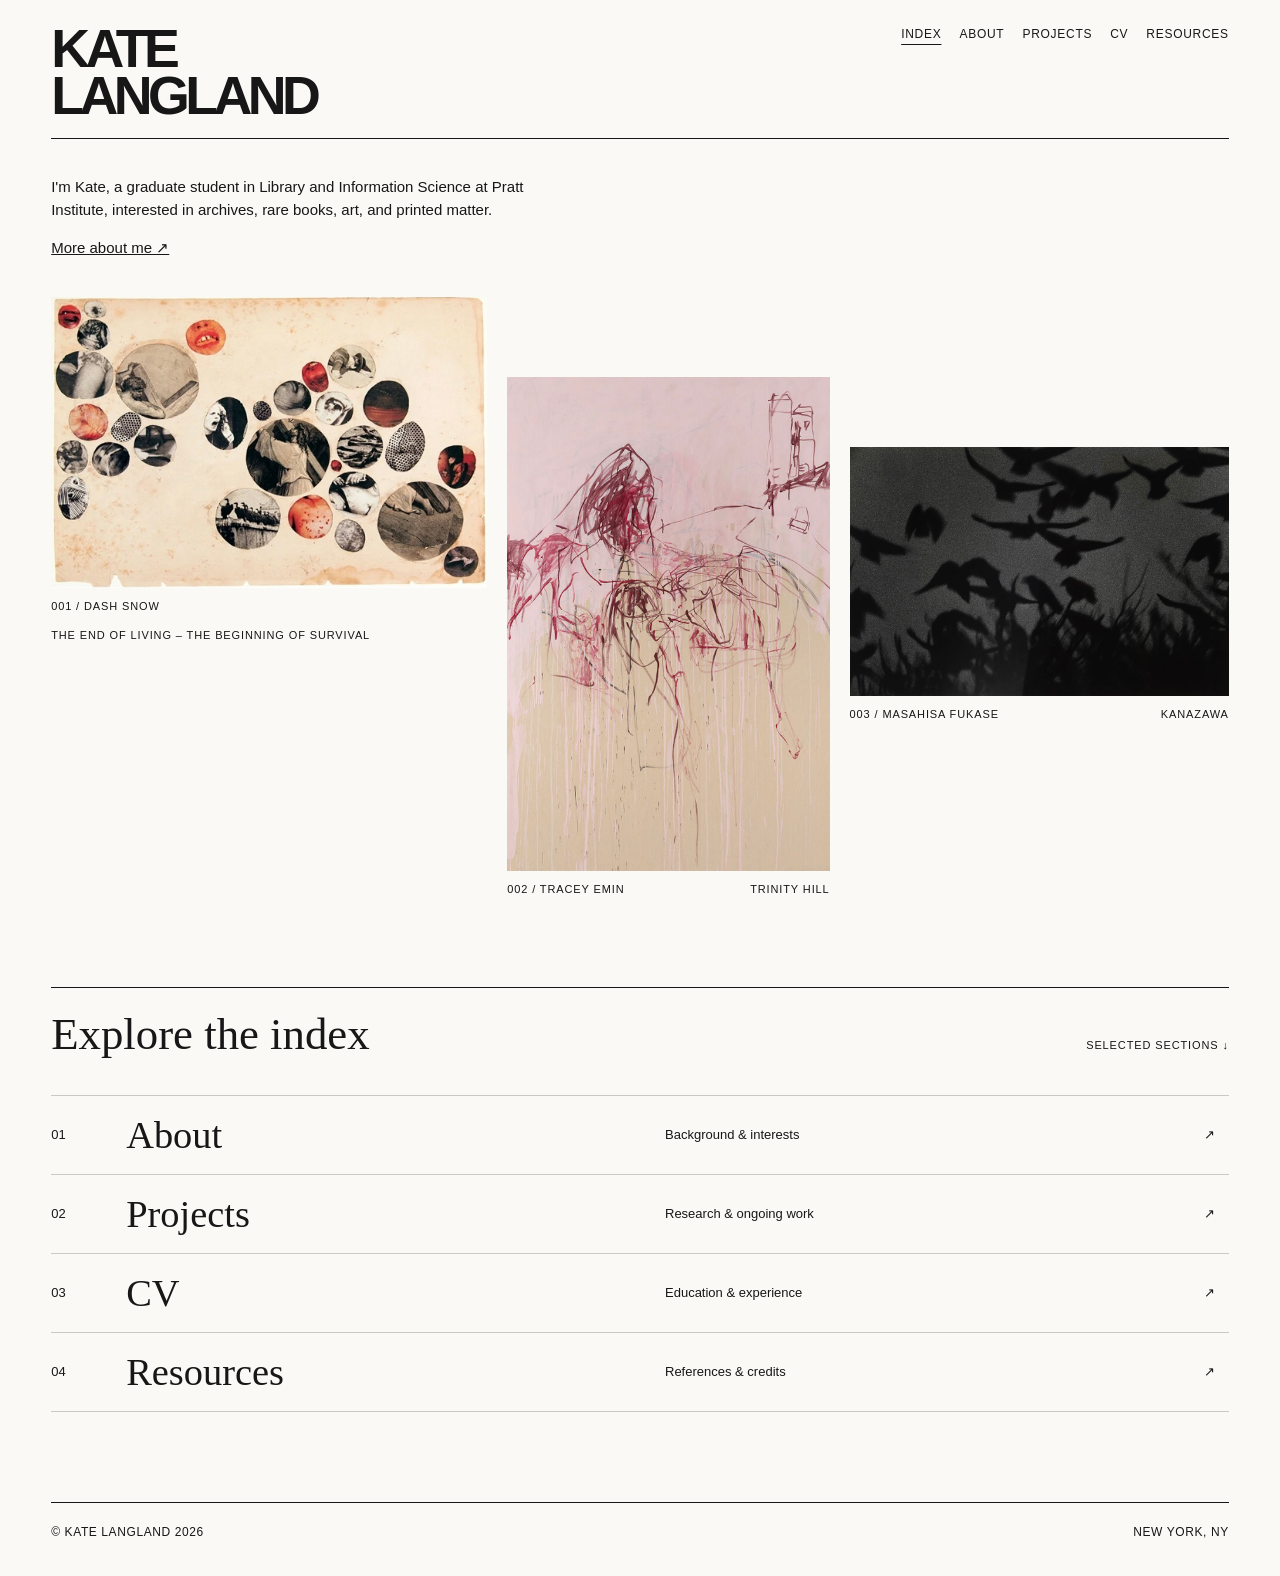
<file: index.html>
<!DOCTYPE html>
<html lang="en">
<head>
<meta charset="utf-8"/>
<meta content="width=device-width, initial-scale=1" name="viewport"/>
<meta content="Kate Langland — library and information science, archives, books and art." name="description"/>
<title>Index — Kate Langland</title>
<link href="style.css" rel="stylesheet"/>
</head>
<body><div class="wrap">
<header class="site-header"><a class="brand" href="index.html">KATE<br/>LANGLAND</a><nav aria-label="Main navigation" class="site-nav"><a aria-current="page" href="index.html">Index</a><a href="about.html">About</a><a href="projects.html">Projects</a><a href="cv.html">CV</a><a href="resources.html">Resources</a></nav></header>
<main><section class="home-intro"><div class="hero-aside"><p>I'm Kate, a graduate student in Library and Information Science at Pratt Institute, interested in archives, rare books, art, and printed matter.</p><a href="about.html">More about me ↗</a></div></section>
<section aria-label="Visual index" class="gallery"><figure class="wide"><img alt="Dash Snow, The End of Living – The Beginning of Survival — collage on paper" loading="lazy" src="images/dashsnow.jpg"/><figcaption class="caption"><span>001 / Dash Snow</span><span>The End of Living – The Beginning of Survival</span></figcaption></figure><figure class="tall offset"><img alt="Tracey Emin, Trinity Hill — painting" loading="lazy" src="images/traceyemin.jpg"/><figcaption class="caption"><span>002 / Tracey Emin</span><span>Trinity Hill</span></figcaption></figure><figure class="wide lower"><img alt="Masahisa Fukase, Kanazawa — black-and-white photograph" loading="lazy" src="images/masahisafukase.jpg"/><figcaption class="caption"><span>003 / Masahisa Fukase</span><span>Kanazawa</span></figcaption></figure></section>
<section><div class="section-heading"><h2>Explore the index</h2><span class="eyebrow">Selected sections ↓</span></div><div class="index-list"><a class="index-entry" href="about.html"><span>01</span><strong>About</strong><span class="description">Background &amp; interests</span><span>↗</span></a><a class="index-entry" href="projects.html"><span>02</span><strong>Projects</strong><span class="description">Research &amp; ongoing work</span><span>↗</span></a><a class="index-entry" href="cv.html"><span>03</span><strong>CV</strong><span class="description">Education &amp; experience</span><span>↗</span></a><a class="index-entry" href="resources.html"><span>04</span><strong>Resources</strong><span class="description">References &amp; credits</span><span>↗</span></a></div></section></main>
<footer id="footer"><span>© Kate Langland 2026</span><span>New York, NY</span></footer>
</div></body></html>
</file>
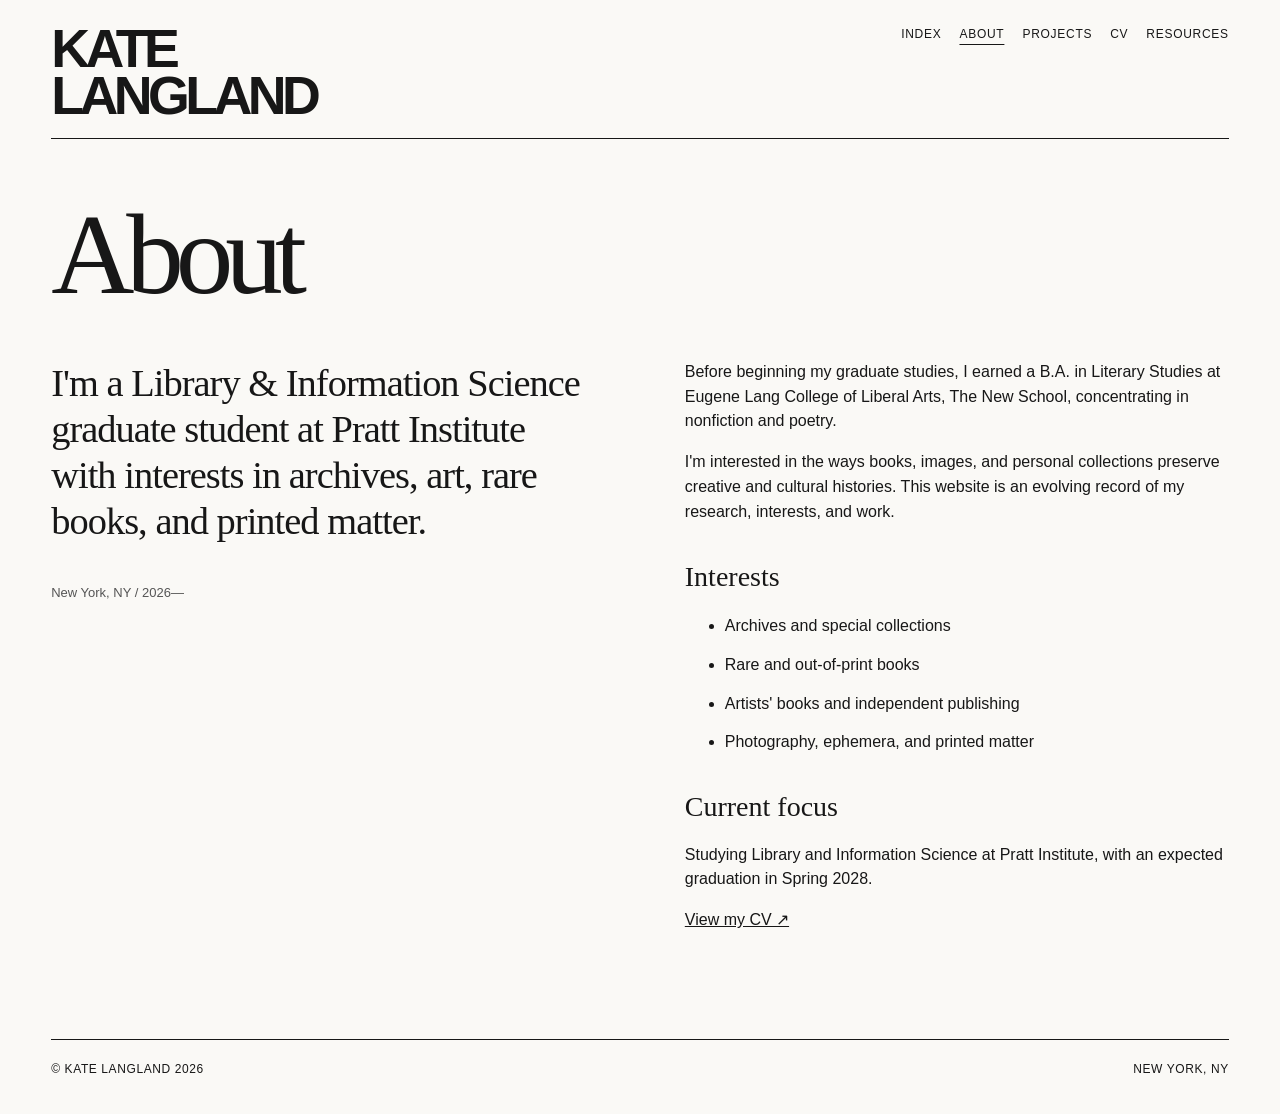
<file: about.html>
<!DOCTYPE html>
<html lang="en">
<head>
<meta charset="utf-8">
<meta name="viewport" content="width=device-width, initial-scale=1">
<meta name="description" content="Kate Langland — library and information science, archives, books and art.">
<title>About — Kate Langland</title>
<link rel="stylesheet" href="style.css">
</head>
<body><div class="wrap">
<header class="site-header"><a class="brand" href="index.html">KATE<br>LANGLAND</a><nav class="site-nav" aria-label="Main navigation"><a href="index.html">Index</a><a href="about.html" aria-current="page">About</a><a href="projects.html">Projects</a><a href="cv.html">CV</a><a href="resources.html">Resources</a></nav></header>
<main><h1 class="page-title">About</h1><div class="page-layout"><div><p class="lead">I'm a Library &amp; Information Science graduate student at Pratt Institute with interests in archives, art, rare books, and printed matter.</p><p class="small-note">New York, NY / 2026—</p></div><div class="copy"><p>Before beginning my graduate studies, I earned a B.A. in Literary Studies at Eugene Lang College of Liberal Arts, The New School, concentrating in nonfiction and poetry.</p><p>I'm interested in the ways books, images, and personal collections preserve creative and cultural histories. This website is an evolving record of my research, interests, and work.</p><h2>Interests</h2><ul><li>Archives and special collections</li><li>Rare and out-of-print books</li><li>Artists' books and independent publishing</li><li>Photography, ephemera, and printed matter</li></ul><h2>Current focus</h2><p>Studying Library and Information Science at Pratt Institute, with an expected graduation in Spring 2028.</p><p><a href="cv.html">View my CV ↗</a></p></div></div></main>
<footer id="footer"><span>© Kate Langland 2026</span><span>New York, NY</span></footer>
</div></body></html>
</file>
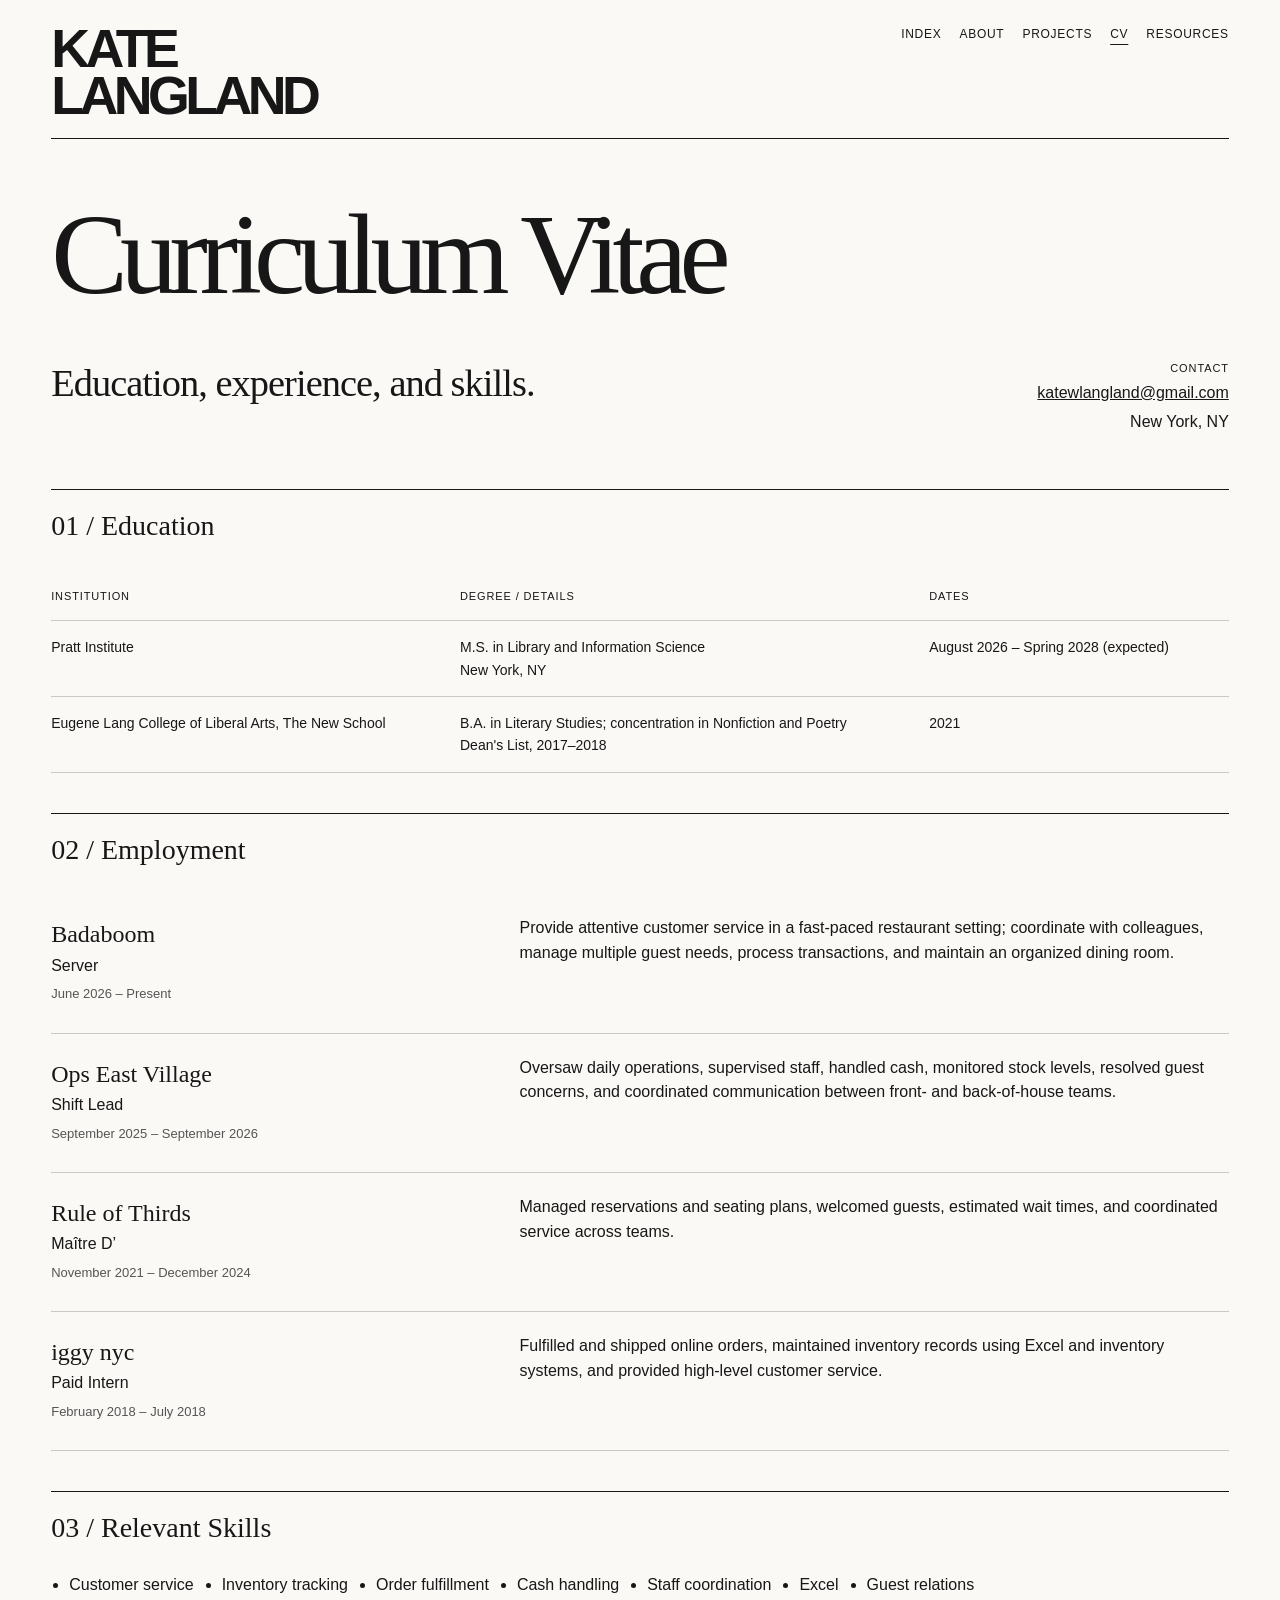
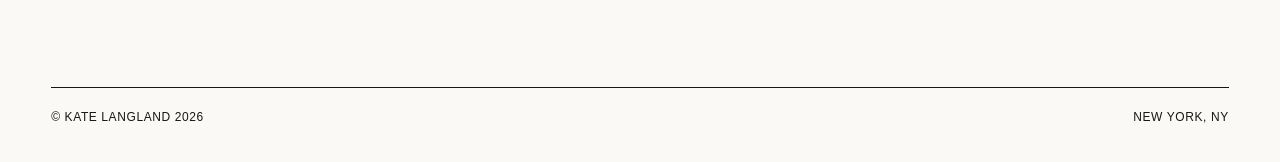
<file: cv.html>
<!DOCTYPE html>
<html lang="en">
<head>
<meta charset="utf-8">
<meta name="viewport" content="width=device-width, initial-scale=1">
<meta name="description" content="Kate Langland — library and information science, archives, books and art.">
<title>CV — Kate Langland</title>
<link rel="stylesheet" href="style.css">
</head>
<body><div class="wrap">
<header class="site-header"><a class="brand" href="index.html">KATE<br>LANGLAND</a><nav class="site-nav" aria-label="Main navigation"><a href="index.html">Index</a><a href="about.html">About</a><a href="projects.html">Projects</a><a href="cv.html" aria-current="page">CV</a><a href="resources.html">Resources</a></nav></header>
<main><h1 class="page-title">Curriculum Vitae</h1><div class="cv-top"><p class="lead">Education, experience, and skills.</p><div class="contact"><span class="eyebrow">Contact</span><a href="mailto:katewlangland@gmail.com">katewlangland@gmail.com</a><span>New York, NY</span></div></div><section class="cv-section"><h2>01 / Education</h2><table id="cv-table" class="education-table"><thead><tr><th scope="col">Institution</th><th scope="col">Degree / Details</th><th scope="col">Dates</th></tr></thead><tbody><tr><td>Pratt Institute</td><td>M.S. in Library and Information Science<br>New York, NY</td><td>August 2026 – Spring 2028 (expected)</td></tr><tr><td>Eugene Lang College of Liberal Arts, The New School</td><td>B.A. in Literary Studies; concentration in Nonfiction and Poetry<br>Dean's List, 2017–2018</td><td>2021</td></tr></tbody></table></section><section class="cv-section"><h2>02 / Employment</h2><div class="job"><div><h3>Badaboom</h3><p>Server</p><p class="date">June 2026 – Present</p></div><p>Provide attentive customer service in a fast-paced restaurant setting; coordinate with colleagues, manage multiple guest needs, process transactions, and maintain an organized dining room.</p></div><div class="job"><div><h3>Ops East Village</h3><p>Shift Lead</p><p class="date">September 2025 – September 2026</p></div><p>Oversaw daily operations, supervised staff, handled cash, monitored stock levels, resolved guest concerns, and coordinated communication between front- and back-of-house teams.</p></div><div class="job"><div><h3>Rule of Thirds</h3><p>Maître D’</p><p class="date">November 2021 – December 2024</p></div><p>Managed reservations and seating plans, welcomed guests, estimated wait times, and coordinated service across teams.</p></div><div class="job"><div><h3>iggy nyc</h3><p>Paid Intern</p><p class="date">February 2018 – July 2018</p></div><p>Fulfilled and shipped online orders, maintained inventory records using Excel and inventory systems, and provided high-level customer service.</p></div></section><section class="cv-section"><h2>03 / Relevant Skills</h2><ul class="skill-list"><li>Customer service</li><li>Inventory tracking</li><li>Order fulfillment</li><li>Cash handling</li><li>Staff coordination</li><li>Excel</li><li>Guest relations</li></ul></section></main>
<footer id="footer"><span>© Kate Langland 2026</span><span>New York, NY</span></footer>
</div></body></html>
</file>
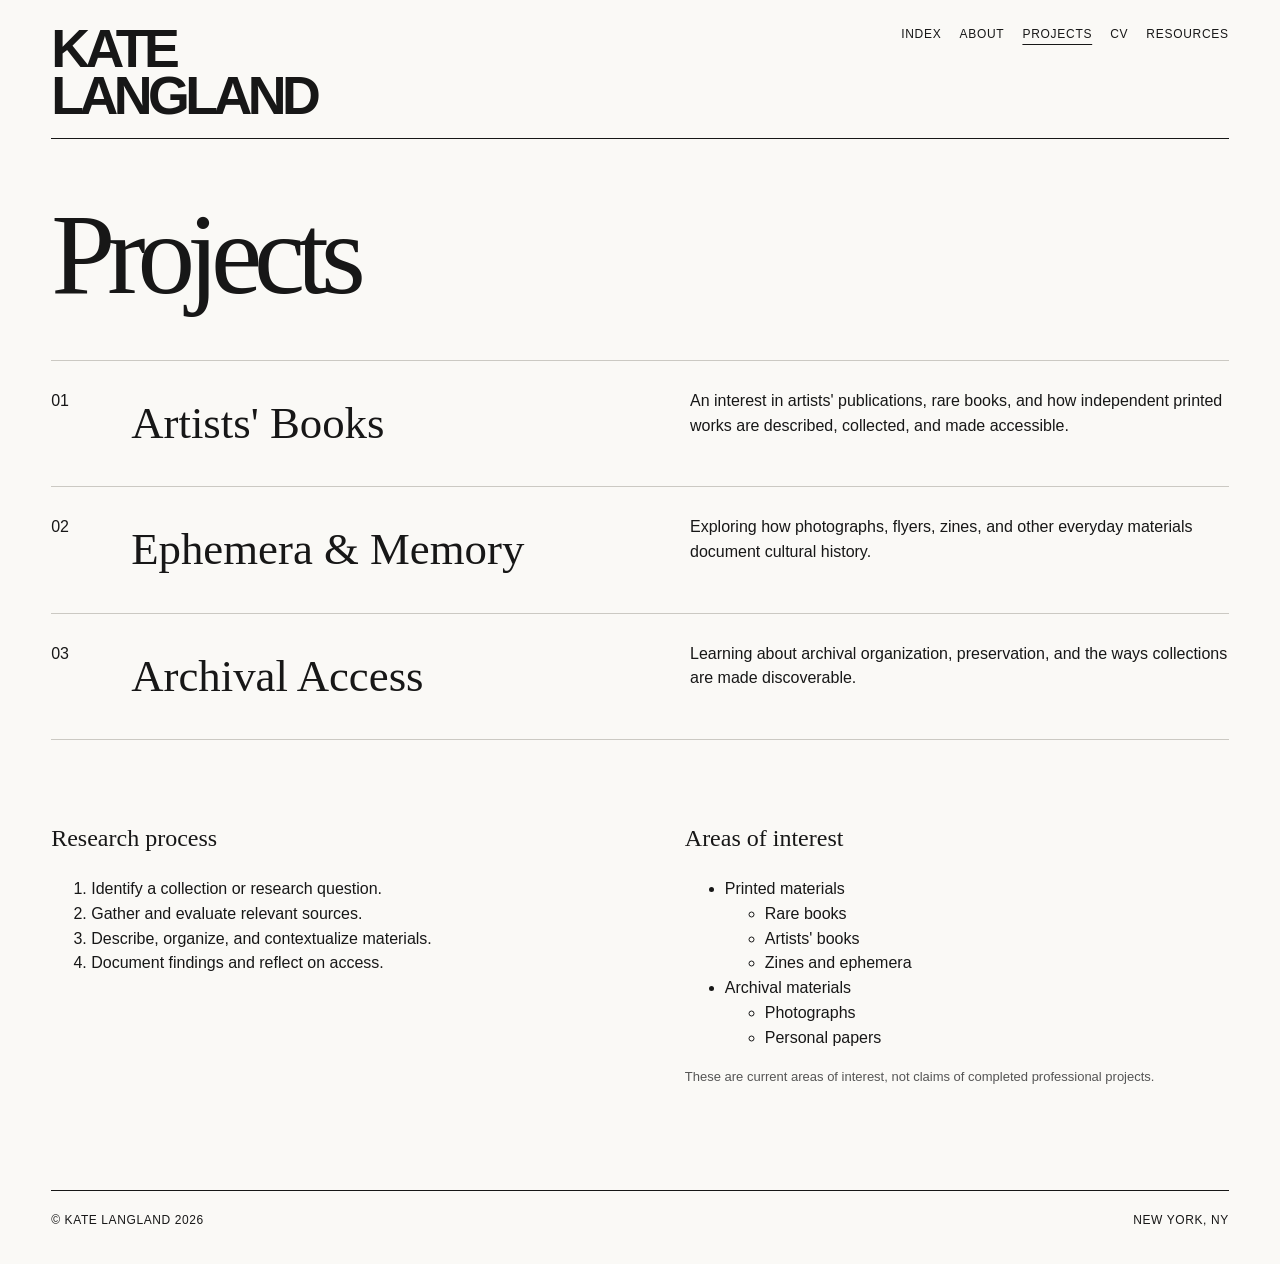
<file: projects.html>
<!DOCTYPE html>
<html lang="en">
<head>
<meta charset="utf-8">
<meta name="viewport" content="width=device-width, initial-scale=1">
<meta name="description" content="Kate Langland — library and information science, archives, books and art.">
<title>Projects — Kate Langland</title>
<link rel="stylesheet" href="style.css">
</head>
<body>
    
    <div class="wrap">
<header class="site-header"><a class="brand" href="index.html">KATE<br>LANGLAND</a><nav class="site-nav" aria-label="Main navigation"><a href="index.html">Index</a><a href="about.html">About</a><a href="projects.html" aria-current="page">Projects</a><a href="cv.html">CV</a><a href="resources.html">Resources</a></nav></header>
<main>
    
    <h1 class="page-title">Projects</h1>
    
    <section aria-label="Research interests">
        <article class="project"><span>01</span>
            <h2>Artists' Books</h2>
            <p>An interest in artists' publications, rare books, and how independent printed works are described, collected, and made accessible.</p></article><article class="project"><span>02</span><h2>Ephemera &amp; Memory</h2><p>Exploring how photographs, flyers, zines, and other everyday materials document cultural history.</p></article><article class="project"><span>03</span><h2>Archival Access</h2><p>Learning about archival organization, preservation, and the ways collections are made discoverable.</p></article></section><div class="page-layout section-space"><div><h2>Research process</h2><ol><li>Identify a collection or research question.</li><li>Gather and evaluate relevant sources.</li><li>Describe, organize, and contextualize materials.</li>
    <li>Document findings and reflect on access.</li></ol></div><div><h2>Areas of interest</h2><ul><li>Printed materials<ul><li>Rare books</li><li>Artists' books</li><li>Zines and ephemera</li></ul></li><li>Archival materials<ul><li>Photographs</li><li>Personal papers</li></ul></li></ul><p class="small-note">These are current areas of interest, not claims of completed professional projects.</p></div></div></main>
<footer id="footer"><span>© Kate Langland 2026</span><span>New York, NY</span></footer>
</div></body></html>
</file>
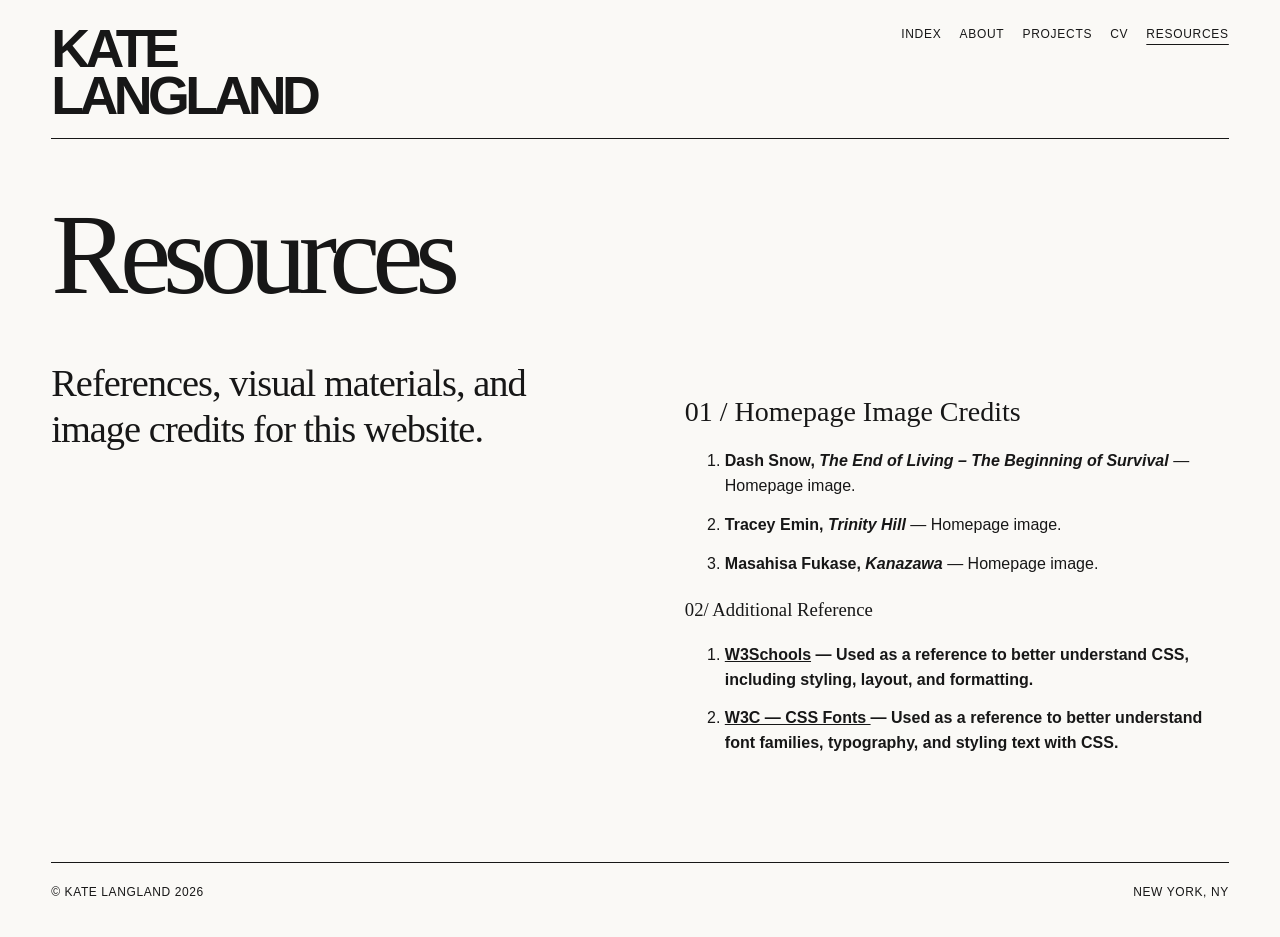
<file: resources.html>
<!DOCTYPE html>
<html lang="en">

<head>
  <meta charset="utf-8">
  <meta name="viewport"
        content="width=device-width, initial-scale=1">

  <meta name="description"
        content="Kate Langland — library and information science, archives, books and art.">

  <title>Resources — Kate Langland</title>

  <link href="style.css" rel="stylesheet">
</head>

<body>
  <div class="wrap">

    <header class="site-header">

      <a class="brand" href="index.html">
        KATE<br>LANGLAND
      </a>

      <nav aria-label="Main navigation" class="site-nav">
        <a href="index.html">Index</a>
        <a href="about.html">About</a>
        <a href="projects.html">Projects</a>
        <a href="cv.html">CV</a>
        <a href="resources.html" aria-current="page">
          Resources
        </a>
      </nav>

    </header>

    <main>

      <h1 class="page-title">Resources</h1>

      <div class="page-layout">

        <div>
          <p class="lead">
            References, visual materials, and image
            credits for this website.
          </p>
        </div>

        <div class="copy">

          <h2>01 / Homepage Image Credits</h2>

          <ol>
            <li>
              <strong>
                Dash Snow,
                <em>
                  The End of Living – The Beginning
                  of Survival
                </em>
              </strong>
              — Homepage image.
            </li>

            <li>
              <strong>
                Tracey Emin,
                <em>Trinity Hill</em>
              </strong>
              — Homepage image.
            </li>

            <li>
              <strong>
                Masahisa Fukase,
                <em>Kanazawa</em>
              </strong>
              — Homepage image.
            </li>
            </ol>

<h3> 02/ Additional Reference</h3>
            
            <ol> 
            <li>
                <strong>
    
  <a href="https://www.w3schools.com/" target="_blank"
     rel="noopener noreferrer">W3Schools</a> —
  Used as a reference to better understand CSS,
  including styling, layout, and formatting.
                    </strong>
                </li>
           <li>
               <strong>
  <a href="https://www.w3.org/Style/Examples/007/fonts.en.html"
     target="_blank" rel="noopener noreferrer">
    W3C — CSS Fonts
  </a> —
  Used as a reference to better understand font families,
  typography, and styling text with CSS.
               </strong>
            </ol>
        </div>
      </div>

    </main>

    <footer id="footer">
      <span>© Kate Langland 2026</span>
      <span>New York, NY</span>
    </footer>

  </div>
</body>
</html>
</file>
<file: style.css>
/* Shared styles for all five pages */
:root { --ink:#171717; --paper:#faf9f6; --line:#cbc9c3; --accent:#b53828; }
* { box-sizing:border-box; }
html { scroll-behavior:smooth; }
body { margin:0; background:var(--paper); color:var(--ink); font:16px/1.55 Arial,Helvetica,sans-serif; }
a { color:inherit; }
a:hover { color:var(--accent); }
a:focus-visible { outline:2px solid var(--accent); outline-offset:4px; }
.wrap { max-width:1440px; margin:0 auto; padding:0 4vw; }
.site-header { display:flex; justify-content:space-between; align-items:flex-start; gap:24px; padding:25px 0 18px; border-bottom:1px solid var(--ink); }
.brand { font-weight:900; font-size:clamp(29px,4.2vw,62px); line-height:.88; letter-spacing:-.085em; text-decoration:none; }
.site-nav { display:flex; flex-wrap:wrap; gap:18px; font-size:12px; text-transform:uppercase; letter-spacing:.06em; }
.site-nav a { text-decoration:none; }
.site-nav a[aria-current="page"] { text-decoration:underline; text-underline-offset:6px; }
h1,h2,h3 { font-family:Georgia,'Times New Roman',serif; font-weight:400; }
p { margin-top:0; }
.eyebrow,.caption { font-size:11px; letter-spacing:.08em; text-transform:uppercase; }
.hero { display:grid; grid-template-columns:1.5fr .55fr; gap:6vw; align-items:end; padding:60px 0 65px; }
.hero h1 { font-size:clamp(48px,6.5vw,100px); letter-spacing:-.06em; line-height:1.02; margin:15px 0 0; }
.hero-aside { max-width:310px; font-size:15px; }
.gallery { display:grid; grid-template-columns:1.15fr .85fr 1fr; align-items:start; gap:20px; }
.gallery figure { margin:0; min-width:0; }
.gallery a { display:block; overflow:hidden; }
.gallery img { display:block; width:100%; object-fit:cover; transition:transform .25s ease; }
.gallery a:hover img { transform:scale(1.025); }
.gallery .tall img { aspect-ratio:3/4; }
.gallery .wide img { aspect-ratio:4/3; }
.gallery .offset { padding-top:80px; }
.gallery .lower { padding-top:150px; }
.caption { display:flex; justify-content:space-between; gap:12px; margin-top:10px; line-height:1.5; }
.gallery-note { margin-top:20px; }
.section-heading { display:flex; justify-content:space-between; align-items:baseline; border-top:1px solid var(--ink); padding-top:12px; margin:90px 0 25px; }
.section-heading h2 { margin:0; font-size:clamp(28px,3.5vw,48px); }
.index-list { border-top:1px solid var(--line); }
.index-entry { display:grid; grid-template-columns:60px 1fr 1fr 25px; gap:15px; align-items:center; border-bottom:1px solid var(--line); padding:17px 0; text-decoration:none; }
.index-entry strong { font:400 clamp(25px,3vw,43px) Georgia,serif; }
.index-entry span { font-size:13px; }
.page-title { font-size:clamp(55px,9vw,135px); line-height:1; letter-spacing:-.07em; margin:58px 0 48px; }
.page-layout { display:grid; grid-template-columns:1fr 1fr; gap:7vw; margin-bottom:70px; }
.lead { font:400 clamp(25px,3vw,42px)/1.2 Georgia,serif; letter-spacing:-.025em; }
.copy { max-width:650px; }
.copy h2 { font-size:28px; margin:30px 0 14px; }
.copy li { margin-bottom:14px; }
.small-note,.date { font-size:13px; color:#555; }
.intro { max-width:800px; margin-bottom:45px; }
.project { display:grid; grid-template-columns:60px 1fr 1fr; gap:20px; border-top:1px solid var(--line); padding:28px 0; }
.project:last-child { border-bottom:1px solid var(--line); }
.project h2 { font-size:clamp(28px,3.5vw,48px); margin:0; }
.project p { margin:0; }
.section-space { margin-top:60px; }
.cv-top { display:flex; justify-content:space-between; gap:25px; align-items:start; margin-bottom:45px; }
.contact { display:flex; flex-direction:column; gap:4px; text-align:right; overflow-wrap:anywhere; }
.cv-section { margin:40px 0; }
.cv-section>h2 { border-top:1px solid var(--ink); padding-top:14px; font-size:28px; }
table { border-collapse:collapse; width:100%; margin:20px 0 35px; }
th,td { border-bottom:1px solid var(--line); text-align:left; vertical-align:top; padding:14px 12px 14px 0; }
th { font-size:11px; text-transform:uppercase; letter-spacing:.06em; }
.job { display:grid; grid-template-columns:1fr 1.6fr; gap:25px; border-bottom:1px solid var(--line); padding:22px 0; }
.job h3 { font-size:24px; margin:0; }
.job p { margin:0 0 6px; }
.skill-list { display:flex; flex-wrap:wrap; gap:10px 28px; padding-left:18px; }
#resource-list { padding-left:20px; }
#footer { border-top:1px solid var(--ink); display:flex; justify-content:space-between; gap:20px; margin-top:90px; padding:20px 0 35px; font-size:12px; text-transform:uppercase; letter-spacing:.05em; }
@media (max-width:750px) { .site-header { display:block; } .site-nav { margin-top:24px; gap:12px; } .hero,.page-layout { grid-template-columns:1fr; } .hero { padding:42px 0; } .gallery { grid-template-columns:1fr 1fr; gap:12px; } .gallery .offset,.gallery .lower { padding-top:0; } .gallery figure:last-child { grid-column:1/-1; width:70%; margin-left:auto; } .caption { display:block; } .caption span { display:block; } .index-entry { grid-template-columns:36px 1fr 20px; } .index-entry .description { display:none; } .project { grid-template-columns:35px 1fr; } .project p { grid-column:2; } .cv-top { display:block; } .contact { text-align:left; } .job { grid-template-columns:1fr; gap:8px; } .section-heading { margin-top:60px; } #footer { flex-direction:column; } }

/* Preserve the complete artworks without cropping. */
.gallery img { height:auto; object-fit:contain; }
.gallery .tall img, .gallery .wide img { aspect-ratio:auto; }
.gallery .caption { flex-wrap:wrap; }

/* Minimal homepage introduction */
.home-intro { padding: 36px 0 38px; }
.home-intro .hero-aside { max-width: 530px; }
.home-intro .hero-aside p { margin-top: 0; }

/* Final JPEG gallery: preserve original proportions without cropping. */
.gallery img { width: 100%; height: auto; object-fit: contain; }
.gallery .wide img, .gallery .tall img { aspect-ratio: auto; }

/* CV education table: readable editorial styling */
.education-table { width:100%; border-collapse:collapse; margin:25px 0 35px; font-size:14px; }
.education-table th, .education-table td { padding:15px 20px 15px 0; text-align:left; vertical-align:top; border-bottom:1px solid var(--line, #ccc); line-height:1.6; }
.education-table th { font-size:11px; font-weight:500; text-transform:uppercase; letter-spacing:.08em; }
@media (max-width:600px) { .education-table { font-size:12px; } .education-table th, .education-table td { padding:12px 8px 12px 0; overflow-wrap:anywhere; } }
</file>
